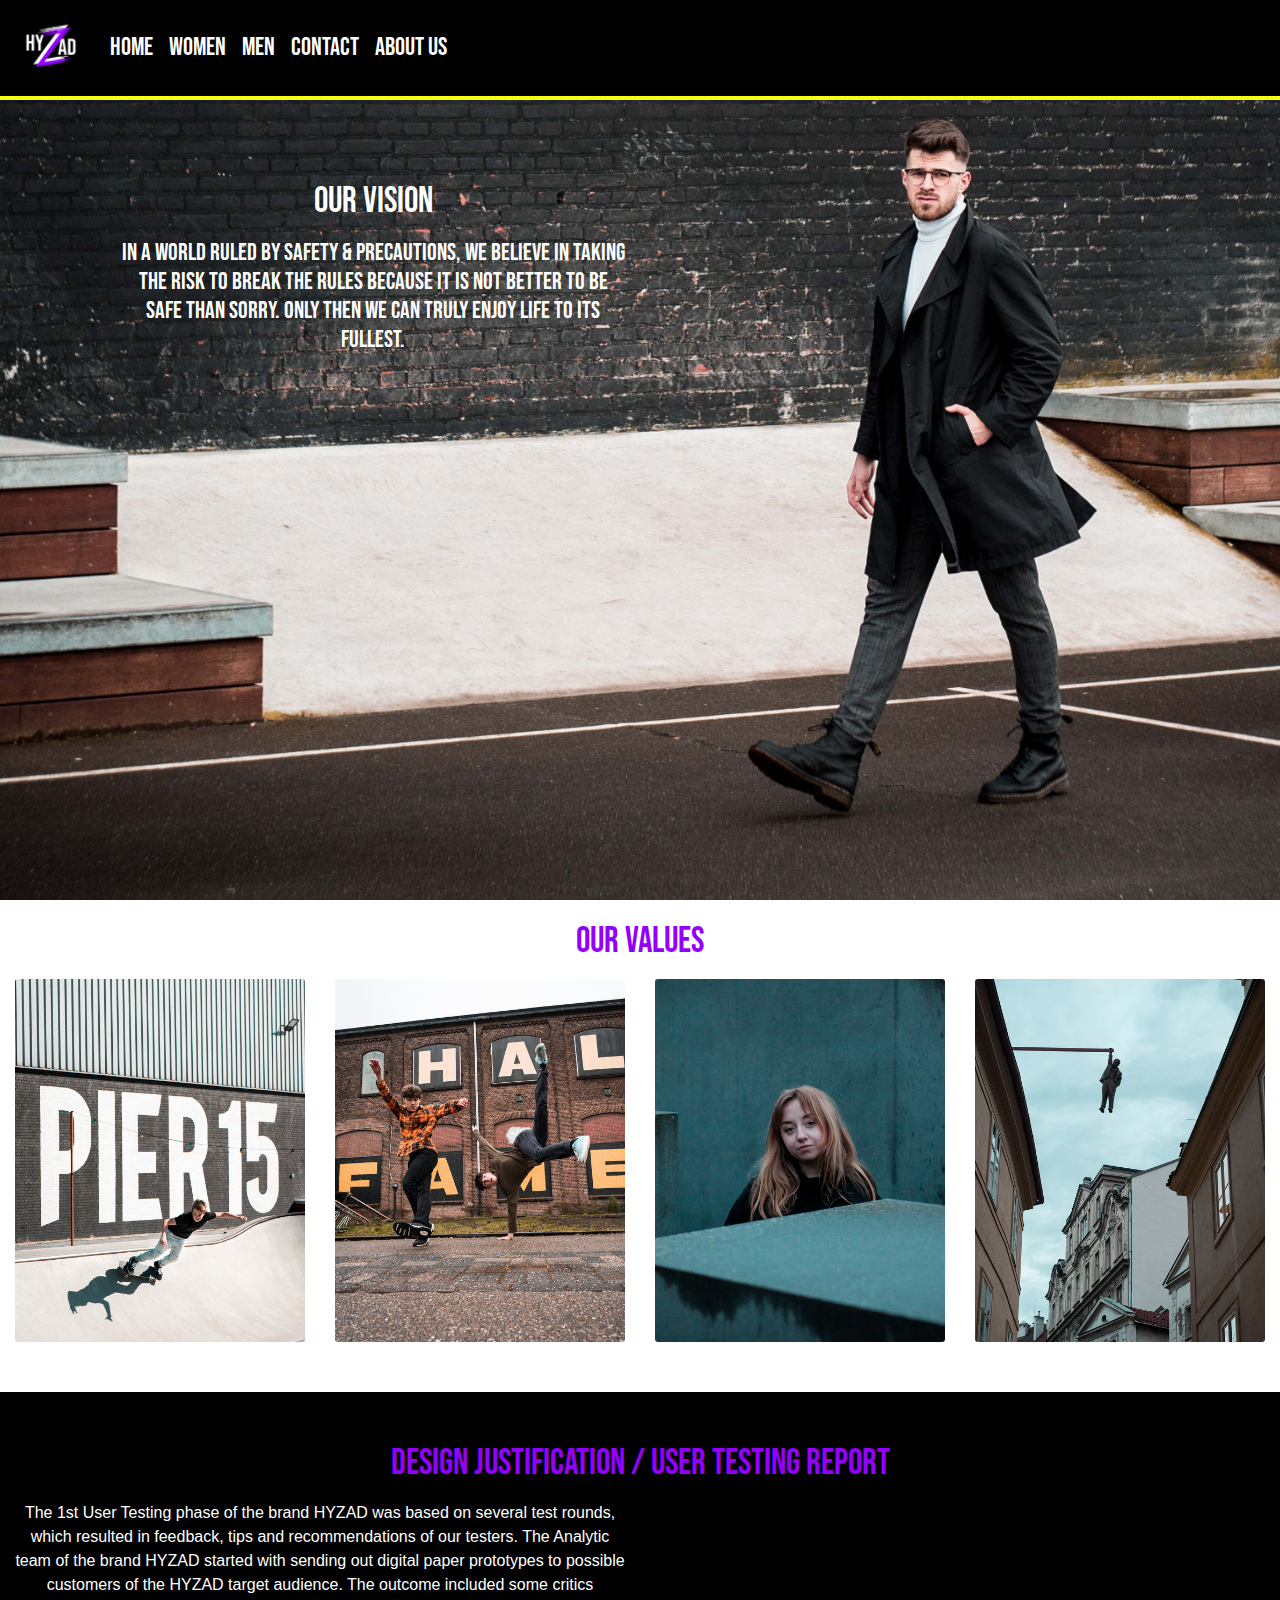
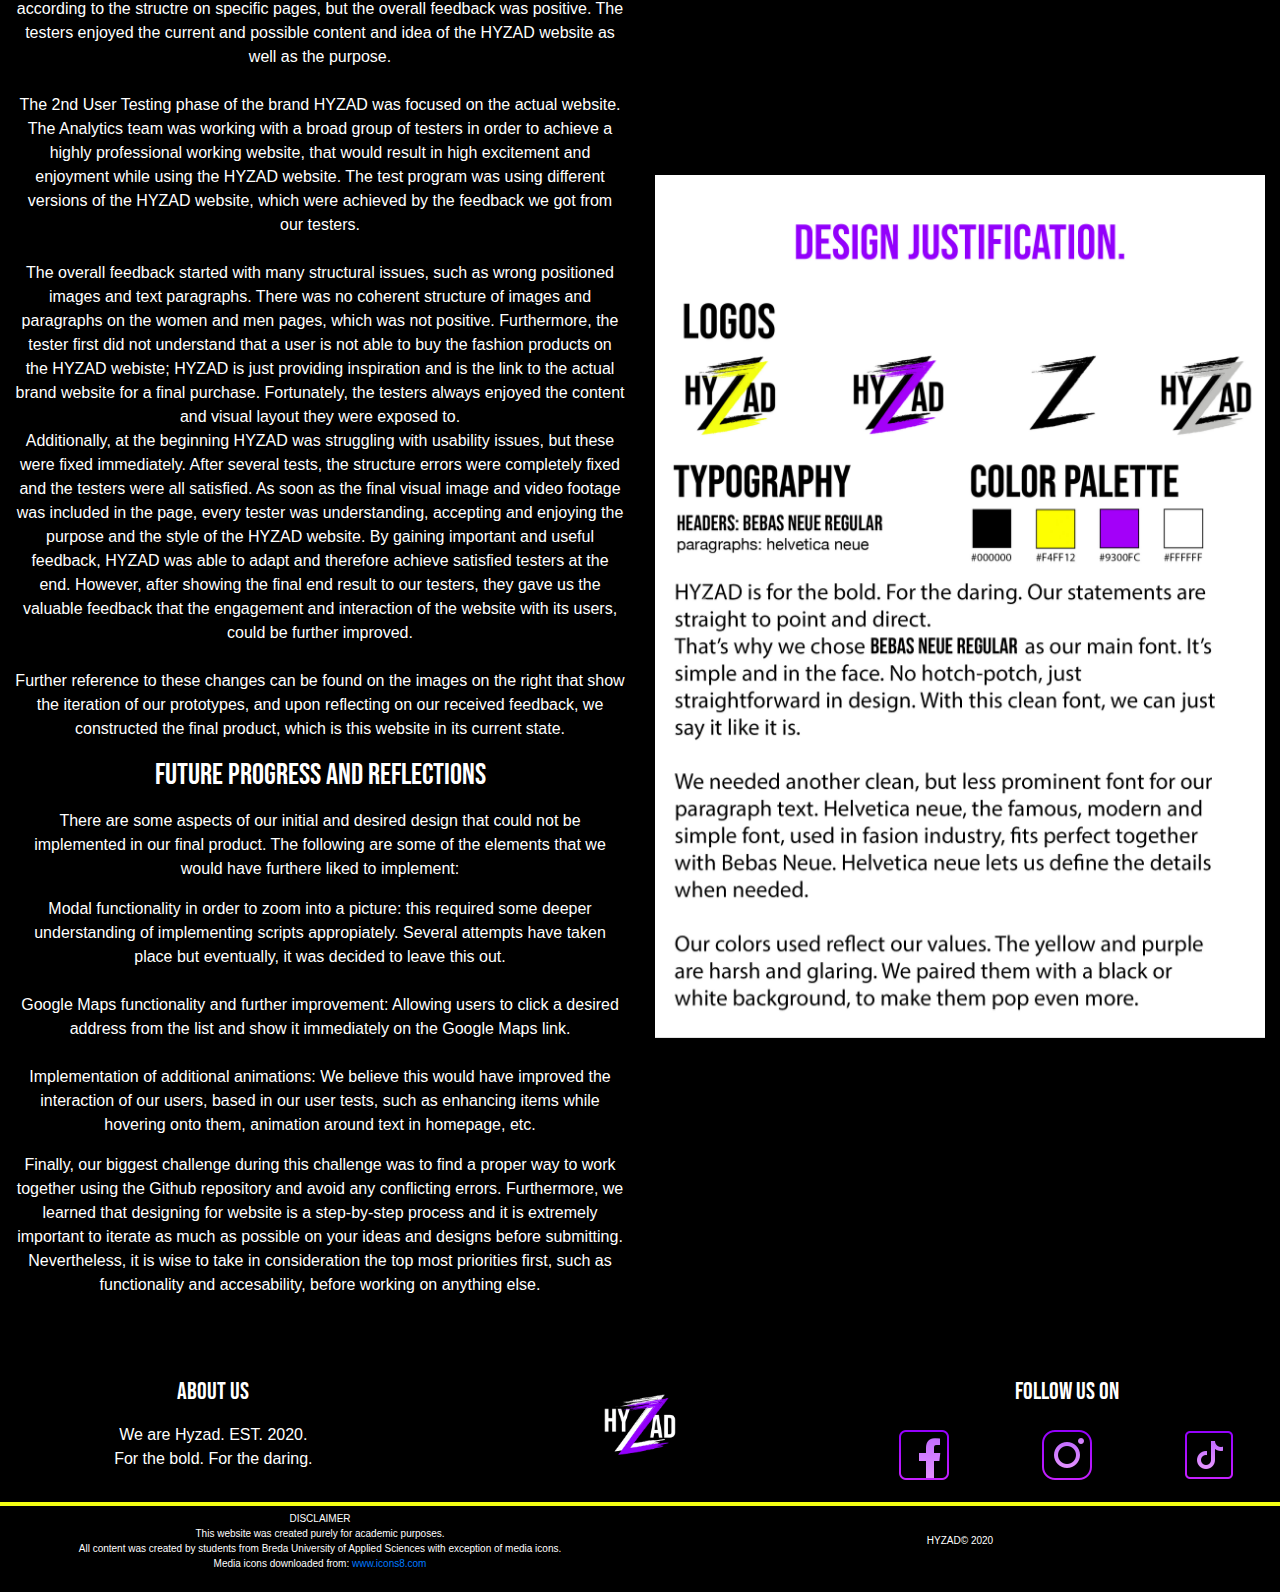
<file: pages/aboutus.html>
<!doctype html>
<html lang="en">

<head>
	    <!-- Required meta tags -->
    <meta charset="utf-8">
    <meta name="viewport" content="width=device-width, initial-scale=1, shrink-to-fit=no">

    <link rel="icon" type="image/png" href="../images/icon_nav_tab.png">

    <!-- Bootstrap CSS -->
    <link rel="stylesheet" href="../css/bootstrap.min.css">

	<!-- CSS Styles Link -->
    <link rel="stylesheet" type="text/css" href="../css/styles.css"> <!-- underneath the bootstrap always!! -->

    <!-- Google fonts Link -->
	<link href="https://fonts.googleapis.com/css?family=Bebas+Neue|Sen&display=swap" rel="stylesheet">


    <title>About Us Hyzad</title>
</head>


<body>
<!--------------- NAVIGATIONAL BAR ------------------------>
	
<header>
	<nav class="navbar navbar-expand-lg" style="color:white">
		<a class="navbar-brand" href="../index.html"><img src="../images/logo.png" width="70" height="70" alt="logo"></a>

	<button class="navbar-toggler custom-toggler" type="button" data-toggle="collapse" data-target="#navbarNavDropdown" aria-controls="navbarNavDropdown" aria-expanded="false" aria-label="Toggle navigation">
	<span class="navbar-toggler-icon"></span>
	</button>

	<div class="collapse navbar-collapse" id="navbarNavDropdown">
		<ul class="navbar-nav">
		<li class="nav-item active">
			<a class="nav-link" href="../index.html">Home<span class="sr-only">(current)</span></a>
		</li>

	<li class="nav-item">
		<a class="nav-link" href="../pages/women.html">Women</a>
	</li>
			
	<li class="nav-item">
		<a class="nav-link" href="../pages/men.html">Men</a>
	</li>

	<li class="nav-item">
		<a class="nav-link" href="../pages/contact.html">Contact</a>
	</li>

	<li class="nav-item">
		<a class="nav-link" href="../pages/aboutus.html">About Us</a>
	</li>

		</ul>
		</div>
	</nav>
</header>



	
<main>

	<!--VISION-->
		<div class="container-fluid" id="ourvision">
			
			<div class="row">
				
				<div class="col-0 col-sm-1"></div>
				<div class="col-12 col-sm-5" id="ourvision_txt">
					<h1 style="color: white"> Our vision</h1>

					<h3>In a world ruled by safety & precautions,
						we believe in taking the risk to break the rules
						because it is not better to be safe than sorry.
					Only then we can truly enjoy life to its fullest.</h3>
				</div> 
				<div class="col-6"></div>
			</div>
		</div>

	<!--VALUES-->

		<div class="container-fluid" id="values-row">

			<div class="row values_row">

				<div class="col-12">
					<h1>OUR VALUES</h1>
				</div>

				<div class="col-12 col-md-3 v-box">
					<div class="value-card">
					 <img src="..//images/recklessness2.jpg" class="card-img img-fluid" alt="recklessness">
					  <div class="overlay">
					    <h5 class="card-title text-left align-bottom">RECKLESSNESS</h5>
					  </div>
					 </div> <!-- close tag of value-card class -->
				</div>

				<div class="col-12 col-md-3 v-box">
					<div class="value-card">
					 <img src="..//images/freedom.jpg" class="card-img img-fluid" alt="freedom">
					  <div class="overlay">
					    <h5 class="card-title text-left align-bottom">FREEDOM</h5>
					  </div>
					 </div> <!-- close tag of value-card class -->
				</div>

				<div class="col-12 col-md-3 v-box">
					<div class="value-card">
					 <img src="..//images/rebellion3.jpg" class="card-img img-fluid" alt="rebellion">
					  <div class="overlay">
					    <h5 class="card-title text-left align-bottom">REBELLION</h5>
					  </div>
					 </div> <!-- close tag of value-card class -->
				</div>

				<div class="col-12 col-md-3 v-box">
					<div class="value-card">
					 <img src="..//images/audacity2.jpg" class="card-img img-fluid" alt="audacity">
					  <div class="overlay">
					    <h5 class="card-title text-left align-bottom">AUDACITY</h5>
					  </div>
					 </div> <!-- close tag of value-card class -->
				</div>
			</div>
		</div> <!-- closing tag to our values section -->

		<!--JUSTIFICATION-->

		<div class="container-fluid" id="justification-section">
			
			<div class="row">
				
				<div class="col-12">
					<h1> DESIGN JUSTIFICATION / USER TESTING REPORT </h1>
				</div>

				<div class="col-12 col-md-6" id="justification-box">

				<p> The 1st User Testing phase of the brand HYZAD was based on several test rounds, which resulted in feedback, tips and recommendations of our testers. 
	The Analytic team of the brand HYZAD started with sending out digital paper prototypes to possible customers of the HYZAD target audience. The outcome included some critics according to the structre on specific pages, but the overall feedback was positive. The testers enjoyed the current and possible content and idea of the HYZAD website as well as the purpose.<br><br>
	The 2nd User Testing phase of the brand HYZAD was focused on the actual website. The Analytics team was working with a broad group of testers in order to achieve a highly professional working website, that would result in high excitement and enjoyment while using the HYZAD website. The test program was using different versions of the HYZAD website, which were achieved by the feedback we got from our testers. <br><br>  
	The overall feedback started with many structural issues, such as wrong positioned images and text paragraphs. There was no coherent structure of images and paragraphs on the women and men pages, which was not positive. Furthermore, the tester first did not understand that a user is not able to buy the fashion products on the HYZAD webiste; HYZAD is just providing inspiration and is the link to the actual brand website for a final purchase. Fortunately, the testers always enjoyed the content and visual layout they were exposed to.<br>Additionally, at the beginning HYZAD was struggling with usability issues, but these were fixed immediately. After several tests, the structure errors were completely fixed and the testers were all satisfied. As soon as the final visual image and video footage was included in the page, every tester was understanding, accepting and enjoying the purpose and the style of the HYZAD website. By gaining important and useful feedback, HYZAD was able to adapt and therefore achieve satisfied testers at the end. However, after showing the final end result to our testers, they gave us the valuable feedback that the engagement and interaction of the website with its users, could be further improved.<br><br>Further reference to these changes can be found on the images on the right that show the iteration of our prototypes, and upon reflecting on our received feedback, we constructed the final product, which is this website in its current state. </p>

	<h2>Future Progress and Reflections</h2>

	<p>There are some aspects of our initial and desired design that could not be implemented in our final product. The following are some of the elements that we would have furthere liked to implement:</p>
	
		<p>Modal functionality in order to zoom into a picture: this required some deeper understanding of implementing scripts appropiately. Several attempts have taken place but eventually, it was decided to leave this out.<br><br>Google Maps functionality and further improvement: Allowing users to click a desired address from the list and show it immediately on the Google Maps link.<br><br>Implementation of additional animations: We believe this would have improved the interaction of our users, based in our user tests, such as enhancing items while hovering onto them, animation around text in homepage, etc.</p>

	<p> Finally, our biggest challenge during this challenge was to find a proper way to work together using the Github repository and avoid any conflicting errors. Furthermore, we learned that designing for website is a step-by-step process and it is extremely important to iterate as much as possible on your ideas and designs before submitting. Nevertheless, it is wise to take in consideration the top most priorities first, such as functionality and accesability, before working on anything else.</p>

	
					
				</div>

				<div class="col-12 col-md-6" id="justification-carousel">

					<div id="carouselExampleIndicators" class="carousel slide" data-ride="carousel">
						  <ol class="carousel-indicators">
						    <li data-target="#carouselExampleIndicators" data-slide-to="0" class="active"></li>
						    <li data-target="#carouselExampleIndicators" data-slide-to="1"></li>
						    <li data-target="#carouselExampleIndicators" data-slide-to="2"></li>
						  </ol>
						  <div class="carousel-inner">
						    <div class="carousel-item active">
						      <img src="../images/design justification.jpg" class="d-block w-100" alt="designjustification">
						      <div class="carousel-caption d-none d-md-block">
						      
						      </div>
						    </div>
						    <div class="carousel-item">
						      <img src="../images/flowchart.jpg" class="d-block w-100" alt="flowchart">
						      <div class="carousel-caption d-none d-md-block">
						      </div>
						    </div>
						    <div class="carousel-item">
						      	<img src="../images/wireframe_landingpage.jpg" class="d-block w-100" alt="landingpage">
						      	<div class="carousel-caption d-none d-md-block">
						      </div>
						    </div>
							  <div class="carousel-item">
						      	<img src="../images/wireframe_men_women.jpg" class="d-block w-100" alt="wireframe">
						      	<div class="carousel-caption d-none d-md-block">
						      </div>
						    </div>
						  </div>
						  <a class="carousel-control-prev" href="#carouselExampleIndicators" role="button" data-slide="prev">
						    <span class="carousel-control-prev-icon" aria-hidden="true"></span>
						    <span class="sr-only">Previous</span>
						  </a>
						  <a class="carousel-control-next" href="#carouselExampleIndicators" role="button" data-slide="next">
						    <span class="carousel-control-next-icon" aria-hidden="true"></span>
						    <span class="sr-only">Next</span>
						  </a>
					</div>
				</div> <!-- Carousel division/box closing tag -->
			</div> <!-- Design Justification row closing tag -->
		</div> <!-- entire justification section closing tag -->



</main>

<!--FOOTER-->

<footer>
	<section class="container-fluid main-footer">
		<div class="row upper-footer">
			<div class="col-6 col-md-4"><h3>About Us</h3>
				<p>We are Hyzad. EST. 2020.<br>For the bold. For the daring.</p>
			</div>
			<div class="col-6 col-md-4" id="logo-footer">
				<img src="../images/logo.png" alt="Hyzad Logo" class="footer-logo-img">
			</div>
			<div class="col-12 col-md-4"><h3>FOLLOW US ON</h3>
				<div class="row icon-area">
					<div class="col-4 icon-boxes">
						<a href="https://www.facebook.com/Hyzad-104455661183521/"><img src="../images/icon_facebook.png" alt="facebook"></a>
					</div>
					<div class="col-4 icon-boxes">
						<a href="https://www.instagram.com/hyzad_official/"><img src="../images/icon_instagram.png" alt="instagram"></a>
					</div>
					<div class="col-4 icon-boxes">
						<a href="https://vm.tiktok.com/7Jq7ed/"> <img src="../images/icon_tick_tock.png" alt="tiktok"></a>
					</div>
				</div>
			</div>
		</div>
		<div class="row lower-footer">
			<div class="col-12 col-md-6"> DISCLAIMER 
				<p>This website was created purely for academic purposes.<br>All content was created by students from Breda University of Applied Sciences with exception of media icons.<br>Media icons downloaded from: <a href="https://icons8.com/">www.icons8.com</a></p>
			</div>
			<div class="col-12 col-md-6 copyright-box">
				<p>HYZAD&copy 2020</p>
			</div>
		</div>
	</section>


</footer>

<!------------------------- CONTENT ENDS HERE ----------------------->
	
	<!-- Optional JavaScript -->
    <!-- jQuery first, (Popper.js is included in the Bootstrap js), then Bootstrap JS -->
    <script src="../js/jquery-3.4.1.slim.min.js"></script>
    
    <script src="../js/bootstrap.bundle.min.js"></script>
	</body>
	</html>
</file>
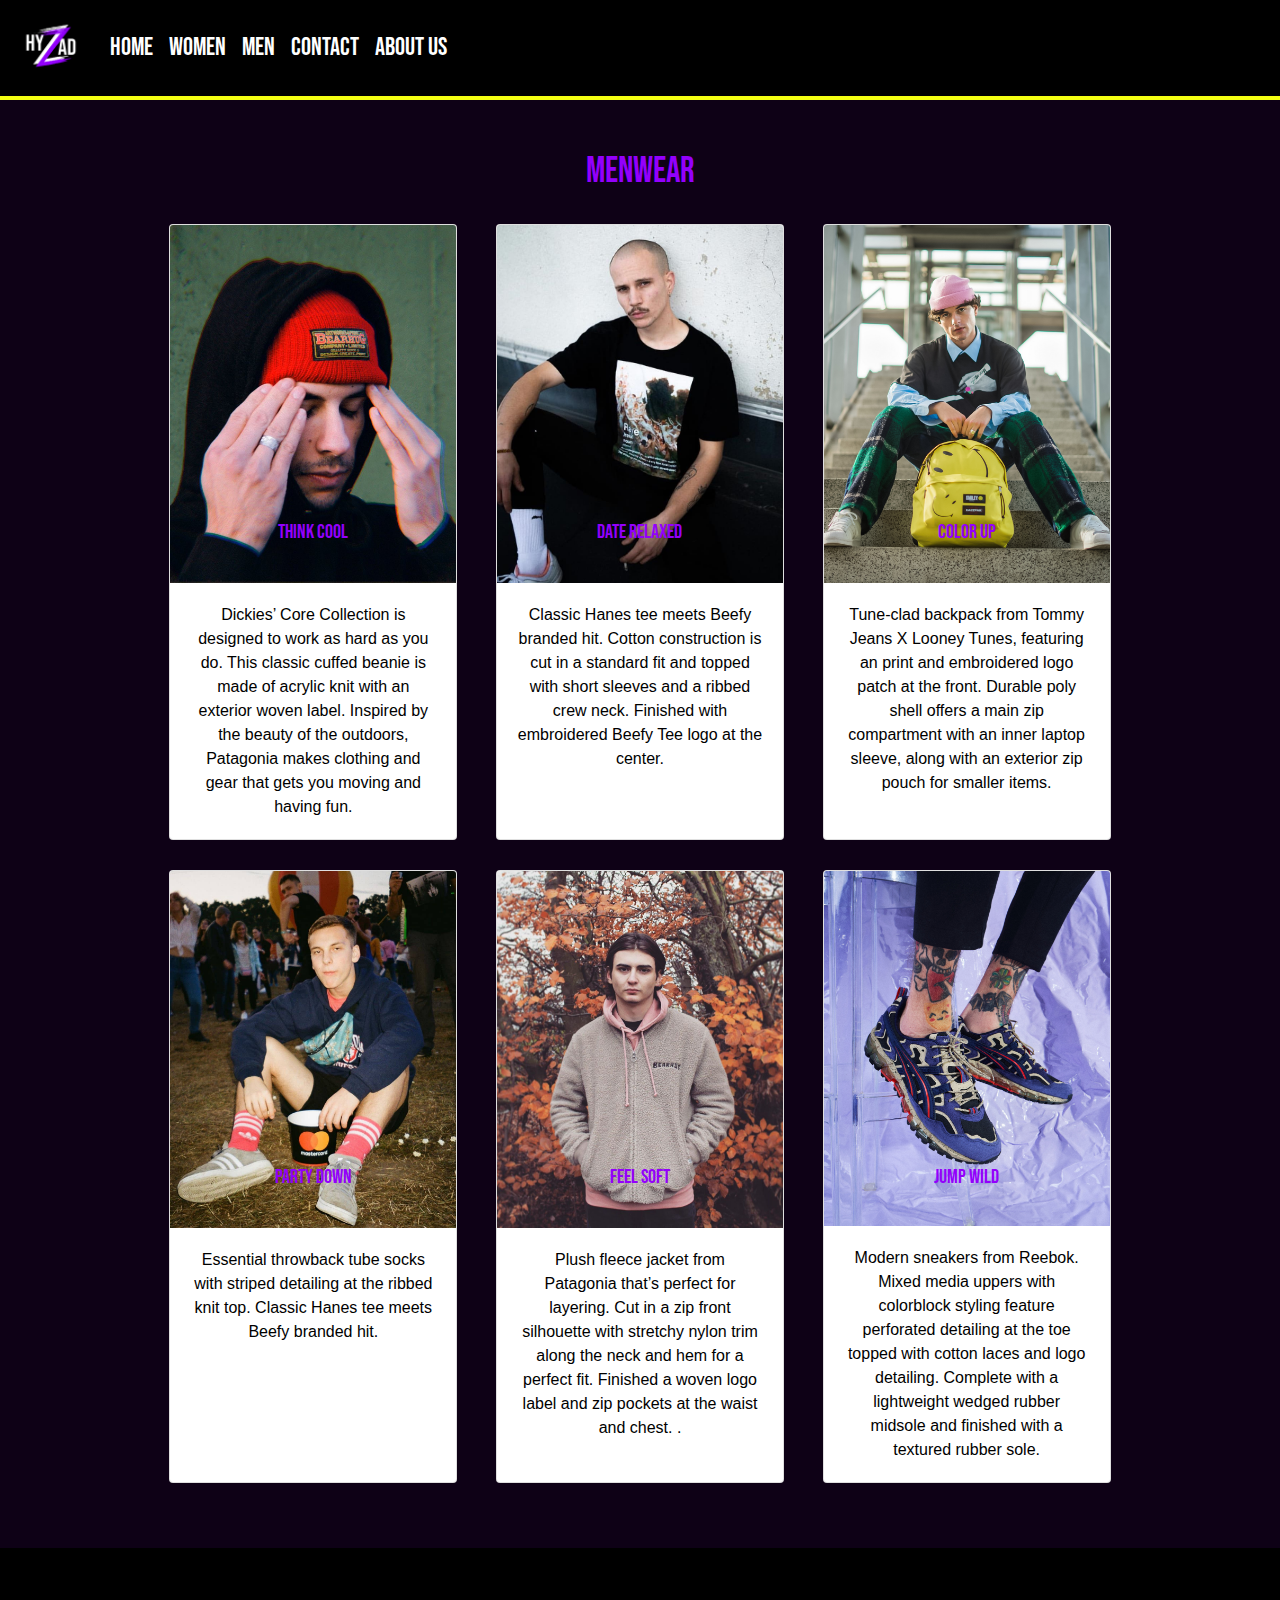
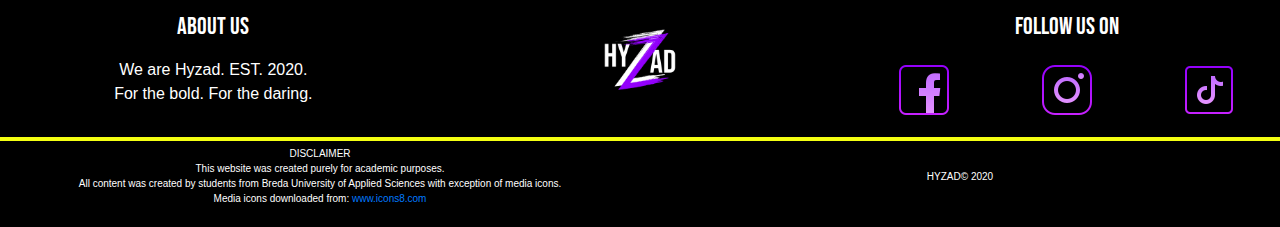
<file: pages/men.html>
<!doctype html>
<html lang="en">

<head>
	    <!-- Required meta tags -->
    <meta charset="utf-8">
    <meta name="viewport" content="width=device-width, initial-scale=1, shrink-to-fit=no">

    <link rel="icon" type="image/png" href="../images/icon_nav_tab.png">


    <!-- Bootstrap CSS -->
    <link rel="stylesheet" href="../css/bootstrap.min.css">

	<!-- CSS Styles Link -->
    <link rel="stylesheet" type="text/css" href="../css/styles.css"> <!-- underneath the bootstrap always!! -->

        <!-- Google fonts Link -->
	<link href="https://fonts.googleapis.com/css?family=Bebas+Neue|Sen&display=swap" rel="stylesheet">


    <title>Menwear Hyzad</title>
</head>



<!--------------- NAVIGATIONAL BAR ------------------------>
<body>
<header>
	<nav class="navbar navbar-expand-lg" style="color:white">
		<a class="navbar-brand" href="../index.html"><img src="../images/logo.png" width="70" height="70" alt="logo"></a>

	<button class="navbar-toggler custom-toggler" type="button" data-toggle="collapse" data-target="#navbarNavDropdown" aria-controls="navbarNavDropdown" aria-expanded="false" aria-label="Toggle navigation">
	<span class="navbar-toggler-icon"></span>
	</button>

	<div class="collapse navbar-collapse" id="navbarNavDropdown">
		<ul class="navbar-nav">
		<li class="nav-item active">
			<a class="nav-link" href="../index.html">Home<span class="sr-only">(current)</span></a>
		</li>

	<li class="nav-item">
		<a class="nav-link" href="../pages/women.html">Women</a>
	</li>
			
	<li class="nav-item">
		<a class="nav-link" href="../pages/men.html">Men</a>
	</li>

	<li class="nav-item">
		<a class="nav-link" href="../pages/contact.html">Contact</a>
	</li>

	<li class="nav-item">
		<a class="nav-link" href="../pages/aboutus.html">About Us</a>
	</li>

		</ul>
		</div>
	</nav>
</header>

	
<main id="gallery-men">

	<div class="container-fluid gallery">
		
		<div class="row gallery-title">
			<div class="col-12">
				<h1>MENWEAR</h1>
			</div>	
		</div>
			
<!--------------------- NEW ROW --------------------->
	<div class="row gallery-row"> <!-- This row can be used to further align the images. Do not delete it just yet -->
			<div class="row">	

<!----------------------------- START OF IMAGES ---------------------------->

			<div class="col-12 col-sm-12 col-md-12 col-lg-6 col-xl-4 gallery-items" align="center">
				<div class="card" style="width: 18rem;">
				  <img src="../images/men_1.jpg" class="card-img-top img-fluid" alt="men1">
					<div class="card-body">
					    <h5 class="card-title">Think cool</h5>
					    <p class="card-text">Dickies’ Core Collection is designed to work as hard as you do. This classic cuffed beanie is made of acrylic knit with an exterior woven label. Inspired by the beauty of the outdoors, Patagonia makes clothing and gear that gets you moving and having fun.</p>
				   </div>
				</div>
			</div>

			<div class="col-12 col-sm-12 col-md-12 col-lg-6 col-xl-4 gallery-items" align="center">
				<div class="card" style="width: 18rem;">
				  <img src="../images/men_2.jpg" class="card-img-top img-fluid" alt="men2">
				 	<div class="card-body">
					    <h5 class="card-title">Date relaxed</h5>
					    <p class="card-text">Classic Hanes tee meets Beefy branded hit. Cotton construction is cut in a standard fit and topped with short sleeves and a ribbed crew neck. Finished with embroidered Beefy Tee logo at the center.</p>
					</div>
				</div>
			</div>


			<div class="col-12 col-sm-12 col-md-12 col-lg-6 col-xl-4 gallery-items odd-item" align="center">
				<div class="card" style="width: 18rem;">
				  <img src="../images/men_3.jpg" class="card-img-top img-fluid" alt="men3">
				 	<div class="card-body">
					    <h5 class="card-title">Color up</h5>
					    <p class="card-text">Tune-clad backpack from Tommy Jeans X Looney Tunes, featuring an print and embroidered logo patch at the front. Durable poly shell offers a main zip compartment with an inner laptop sleeve, along with an exterior zip pouch for smaller items.</p>
					</div>
				</div>
			</div>


			<div class="col-12 col-sm-12 col-md-12 col-lg-6 col-xl-4 gallery-items odd-item" align="center">
				<div class="card" style="width: 18rem;">
				  <img src="../images/men_4.jpg" class="card-img-top img-fluid" alt="men4">
				 	<div class="card-body">
					    <h5 class="card-title">Party down</h5>
					    <p class="card-text">Essential throwback tube socks with striped detailing at the ribbed knit top. Classic Hanes tee meets Beefy branded hit.</p>
					</div>
				</div>
			</div>

			<div class="col-12 col-sm-12 col-md-12 col-lg-6 col-xl-4 gallery-items odd-item" align="center">
				<div class="card" style="width: 18rem;">
				  <img src="../images/men_5.jpg" class="card-img-top img-fluid" alt="men5">
				 	<div class="card-body">
					    <h5 class="card-title">Feel soft</h5>
					    <p class="card-text">Plush fleece jacket from Patagonia that’s perfect for layering. Cut in a zip front silhouette with stretchy nylon trim along the neck and hem for a perfect fit. Finished a woven logo label and zip pockets at the waist and chest. .</p>
					</div>
				</div>
			</div>

			<div class="col-12 col-sm-12 col-md-12 col-lg-6 col-xl-4 gallery-items odd-item" align="center">
				<div class="card" style="width: 18rem;">
				  <img src="../images/men_6.jpg" class="card-img-top img-fluid" alt="men6">
				 	<div class="card-body">
					    <h5 class="card-title">Jump wild</h5>
					    <p class="card-text">Modern sneakers from Reebok. Mixed media uppers with colorblock styling feature perforated detailing at the toe topped with cotton laces and logo detailing. Complete with a lightweight wedged rubber midsole and finished with a textured rubber sole.</p>
					</div>
				</div>
			</div>


			</div>
		

		
			<!-------------------------------- END OF ROW WITH IMAGES ----------------------------------->
		 </div><!-- closing tag for .gallery-row -->



	</div> <!----- CLOSING TAG FOR CONTAINER FLUID GALLERY ------------>
</main>




<!--footer-->

<footer>
	<section class="container-fluid main-footer">
		<div class="row upper-footer">
			<div class="col-6 col-md-4"><h3>About Us</h3>
				<p>We are Hyzad. EST. 2020.<br>For the bold. For the daring.</p>
			</div>
			<div class="col-6 col-md-4" id="logo-footer">
				<img src="../images/logo.png" alt="Hyzad Logo" class="footer-logo-img">
			</div>
			<div class="col-12 col-md-4"><h3>FOLLOW US ON</h3>
				<div class="row icon-area">
					<div class="col-4 icon-boxes">
						<a href="https://www.facebook.com/Hyzad-104455661183521/"><img src="../images/icon_facebook.png" alt="facebook"></a>
					</div>
					<div class="col-4 icon-boxes">
						<a href="https://www.instagram.com/hyzad_official/"><img src="../images/icon_instagram.png" alt="instagram"></a>
					</div>
					<div class="col-4 icon-boxes">
						<a href="https://vm.tiktok.com/7Jq7ed/"> <img src="../images/icon_tick_tock.png" alt="tiktok"></a>
					</div>
				</div>
			</div>
		</div>
		<div class="row lower-footer">
			<div class="col-12 col-md-6"> DISCLAIMER 
				<p>This website was created purely for academic purposes.<br>All content was created by students from Breda University of Applied Sciences with exception of media icons.<br>Media icons downloaded from: <a href="https://icons8.com/">www.icons8.com</a></p>
			</div>
			<div class="col-12 col-md-6 copyright-box">
				<p>HYZAD&copy 2020</p>
			</div>
		</div>
	</section>
	
</footer>

<!------------------------- CONTENT ENDS HERE ----------------------->
	
	<!-- Optional JavaScript -->
    <!-- jQuery first, (Popper.js is included in the Bootstrap js), then Bootstrap JS -->
    <script src="../js/jquery-3.4.1.slim.min.js"></script>
    
    <script src="../js/bootstrap.bundle.min.js"></script>
	
	</body>
	</html>
</file>
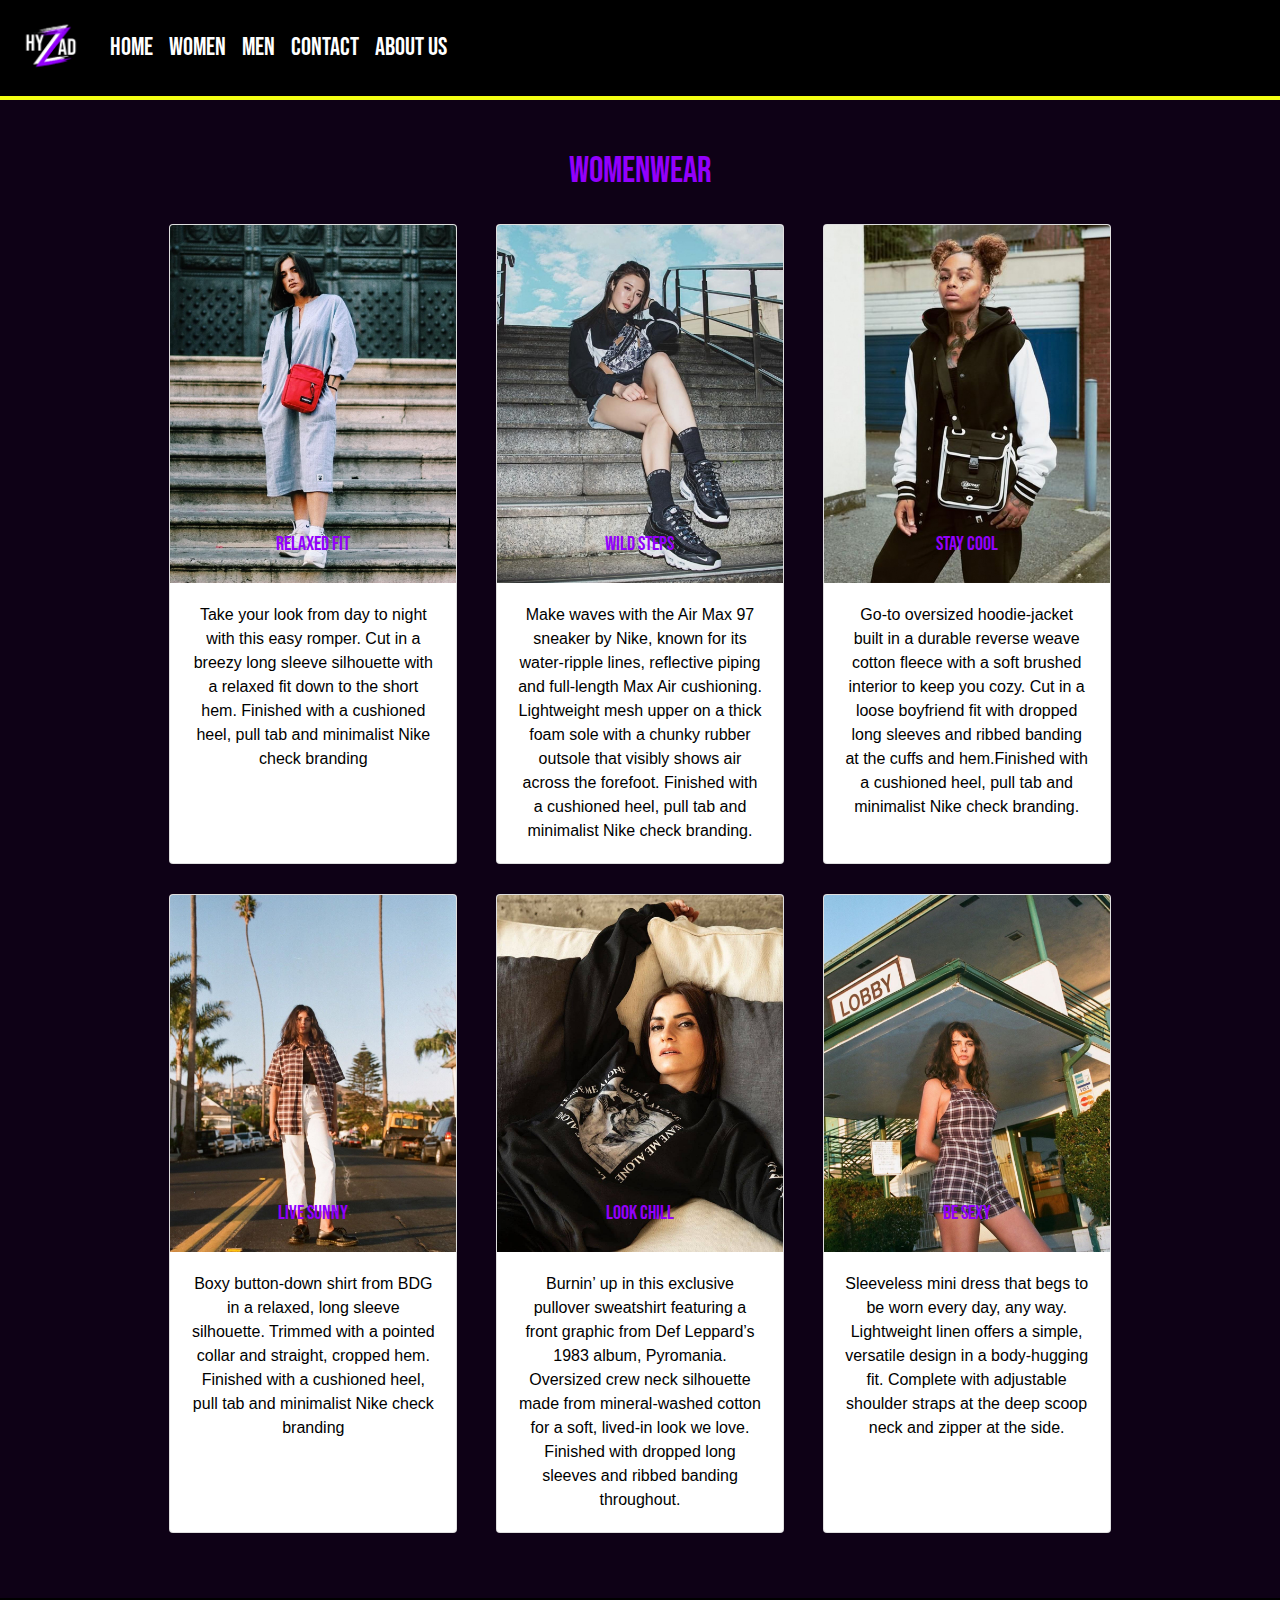
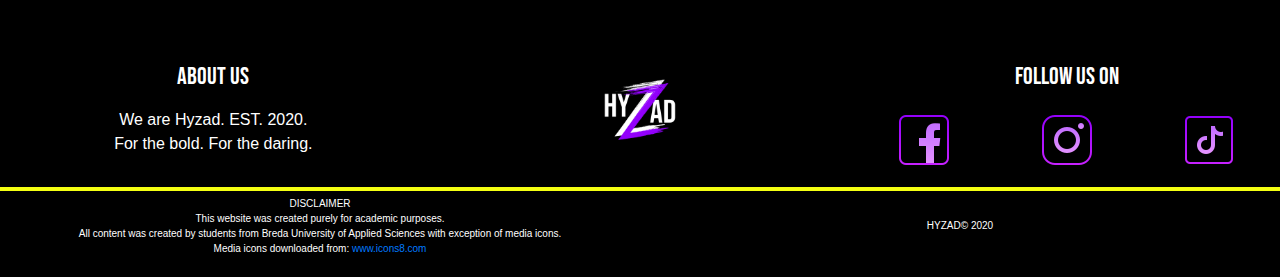
<file: pages/women.html>
<!doctype html>
<html lang="en">

<head>
	    <!-- Required meta tags -->
    <meta charset="utf-8">
    <meta name="viewport" content="width=device-width, initial-scale=1, shrink-to-fit=no">

	<link rel="icon" type="image/png" href="../images/icon_nav_tab.png">

    <!-- Bootstrap CSS -->
    <link rel="stylesheet" href="../css/bootstrap.min.css">

	<!-- CSS Styles Link -->
    <link rel="stylesheet" type="text/css" href="../css/styles.css"> <!-- underneath the bootstrap always!! -->

        <!-- Google fonts Link -->
	<link href="https://fonts.googleapis.com/css?family=Bebas+Neue|Sen&display=swap" rel="stylesheet">


    <title>Womanwear Hyzad</title>
</head>


<body>
<!--------------- NAVIGATIONAL BAR ------------------------>
<header>
	<nav class="navbar navbar-expand-lg" style="color:white">
		<a class="navbar-brand" href="../index.html"><img src="../images/logo.png" width="70" height="70" alt="logo"></a>

	<button class="navbar-toggler custom-toggler" type="button" data-toggle="collapse" data-target="#navbarNavDropdown" aria-controls="navbarNavDropdown" aria-expanded="false" aria-label="Toggle navigation">
	<span class="navbar-toggler-icon"></span>
	</button>

	<div class="collapse navbar-collapse" id="navbarNavDropdown">
		<ul class="navbar-nav">
		<li class="nav-item active">
			<a class="nav-link" href="../index.html">Home<span class="sr-only">(current)</span></a>
		</li>

	<li class="nav-item">
		<a class="nav-link" href="../pages/women.html">Women</a>
	</li>
			
	<li class="nav-item">
		<a class="nav-link" href="../pages/men.html">Men</a>
	</li>

	<li class="nav-item">
		<a class="nav-link" href="../pages/contact.html">Contact</a>
	</li>

	<li class="nav-item">
		<a class="nav-link" href="../pages/aboutus.html">About Us</a>
	</li>

		</ul>
		</div>
	</nav>
</header>

<body>
	
<main id="gallery-women">

	<div class="container-fluid gallery">
		
		<div class="row gallery-title">
			<div class="col-12">
				<h1>WOMENWEAR</h1>
			</div>	
		</div>
			
<!--------------------- NEW ROW --------------------->
		<div class="row gallery-row">
			
				
				<div class="row"> 

	<!----------------------------- START OF AN IMAGE ---------------------------->

						<div class="col-12 col-sm-12 col-md-12 col-lg-6 col-xl-4 gallery-items" align="center">
							<div class="card" style="width: 18rem;">
							  <img src="../images/woman_1.jpg" class="card-img-top img-fluid" alt="women1">
								<div class="card-body">
								    <h5 class="card-title">Relaxed fit</h5>
								    <p class="card-text">Take your look from day to night with this easy romper. Cut in a breezy long sleeve silhouette with a relaxed fit down to the short hem. Finished with a cushioned heel, pull tab and minimalist Nike check branding</p>
						   		</div>
						   	</div>
						</div>

							<!----------------------------- START OF AN IMAGE ---------------------------->

						<div class="col-12 col-sm-12 col-md-12 col-lg-6 col-xl-4 gallery-items" align="center">
							<div class="card" style="width: 18rem;">
							  <img src="../images/woman_2.jpg" class="card-img-top img-fluid" alt="women2">
								<div class="card-body">
								    <h5 class="card-title">Wild steps</h5>
								    <p class="card-text">Make waves with the Air Max 97 sneaker by Nike, known for its water-ripple lines, reflective piping and full-length Max Air cushioning. Lightweight mesh upper on a thick foam sole with a chunky rubber outsole that visibly shows air across the forefoot. Finished with a cushioned heel, pull tab and minimalist Nike check branding.</p>
						   		</div>
						   	</div>
						</div>

							<!----------------------------- START OF AN IMAGE ---------------------------->

						<div class="col-12 col-sm-12 col-md-12 col-lg-6 col-xl-4 gallery-items" align="center">
							<div class="card" style="width: 18rem;">
							  <img src="../images/woman_3.jpg" class="card-img-top img-fluid" alt="women3">
								<div class="card-body">
								    <h5 class="card-title">Stay cool</h5>
								    <p class="card-text">Go-to oversized hoodie-jacket built in a durable reverse weave cotton fleece with a soft brushed interior to keep you cozy. Cut in a loose boyfriend fit with dropped long sleeves and ribbed banding at the cuffs and hem.Finished with a cushioned heel, pull tab and minimalist Nike check branding.</p>
						   		</div>
						   	</div>
						</div>

							<!----------------------------- START OF AN IMAGE ---------------------------->

						<div class="col-12 col-sm-12 col-md-12 col-lg-6 col-xl-4 gallery-items" align="center">
							<div class="card" style="width: 18rem;">
							  <img src="../images/woman_4.jpg" class="card-img-top img-fluid" alt="women4">
								<div class="card-body">
								    <h5 class="card-title">Live sunny</h5>
								    <p class="card-text">Boxy button-down shirt from BDG in a relaxed, long sleeve silhouette. Trimmed with a pointed collar and straight, cropped hem. Finished with a cushioned heel, pull tab and minimalist Nike check branding</p>
						   		</div>
						   	</div>
						</div>

							<!----------------------------- START OF AN IMAGE ---------------------------->

						<div class="col-12 col-sm-12 col-md-12 col-lg-6 col-xl-4 gallery-items" align="center">
							<div class="card" style="width: 18rem;">
							  <img src="../images/woman_5.jpg" class="card-img-top img-fluid" alt="women5">
								<div class="card-body">
								    <h5 class="card-title">Look chill</h5>
								    <p class="card-text">Burnin’ up in this exclusive pullover sweatshirt featuring a front graphic from Def Leppard’s 1983 album, Pyromania. Oversized crew neck silhouette made from mineral-washed cotton for a soft, lived-in look we love. Finished with dropped long sleeves and ribbed banding throughout.</p>
						   		</div>
						   	</div>
						</div>

							<!----------------------------- START OF AN IMAGE ---------------------------->

						<div class="col-12 col-sm-12 col-md-12 col-lg-6 col-xl-4 gallery-items" align="center">
							<div class="card" style="width: 18rem;">
							  <img src="../images/woman_6.jpg" class="card-img-top img-fluid" alt="women6">
								<div class="card-body">
								    <h5 class="card-title">Be sexy</h5>
								    <p class="card-text">Sleeveless mini dress that begs to be worn every day, any way. Lightweight linen offers a simple, versatile design in a body-hugging fit. Complete with adjustable shoulder straps at the deep scoop neck and zipper at the side.</p>
						   		</div>
						   	</div>
						</div>

			

			</div> <!-- CLOSING TAG OF COLUMN CONTAINING ALL THE GALLERY -->

			
				

			<!-------------------------------- END OF ROW WITH IMAGES ----------------------------------->
	</div> <!-- closing tag for .gallery-row -->

	</div> <!----- CLOSING TAG FOR CONTAINER FLUID GALLERY ------------>
</main>





</body>

<!--footer--> 
	
<footer>
	<section class="container-fluid main-footer">
		<div class="row upper-footer">
			<div class="col-6 col-md-4"><h3>About Us</h3>
				<p>We are Hyzad. EST. 2020.<br>For the bold. For the daring.</p>
			</div>
			<div class="col-6 col-md-4" id="logo-footer">
				<img src="../images/logo.png" alt="Hyzad Logo" class="footer-logo-img">
			</div>
			<div class="col-12 col-md-4"><h3>FOLLOW US ON</h3>
				<div class="row icon-area">
					<div class="col-4 icon-boxes">
						<a href="https://www.facebook.com/Hyzad-104455661183521/"><img src="../images/icon_facebook.png" alt="facebook"></a>
					</div>
					<div class="col-4 icon-boxes">
						<a href="https://www.instagram.com/hyzad_official/"><img src="../images/icon_instagram.png" alt="instagram"></a>
					</div>
					<div class="col-4 icon-boxes">
						<a href="https://vm.tiktok.com/7Jq7ed/"> <img src="../images/icon_tick_tock.png" alt="tiktok"></a>
					</div>
				</div>
			</div>
		</div>
		<div class="row lower-footer">
			<div class="col-12 col-md-6"> DISCLAIMER 
				<p>This website was created purely for academic purposes.<br>All content was created by students from Breda University of Applied Sciences with exception of media icons.<br>Media icons downloaded from: <a href="https://icons8.com/">www.icons8.com</a></p>
			</div>
			<div class="col-12 col-md-6 copyright-box">
				<p>HYZAD&copy 2020</p>
			</div>
		</div>
	</section>
	
</footer>

<!------------------------- CONTENT ENDS HERE ----------------------->
	
	<!-- Optional JavaScript -->
    <!-- jQuery first, (Popper.js is included in the Bootstrap js), then Bootstrap JS -->
    <script src="../js/jquery-3.4.1.slim.min.js"></script>
    
    <script src="../js/bootstrap.bundle.min.js"></script>
	</body>
	</html>
</file>
<file: css/styles.css>
/*headers by Daria*/
h1,
h2,
h3,
h4,
h5,
h6 {
	font-family: 'Bebas Neue', cursive;
	font-weight: 500;
	line-height: 1.2;
	margin: 0 0 16px;
}

h1 {
	font-size: 36px;
	color:#9300FC;
	text-align: center;
}

h2 {
	font-size: 30px;
}

h3 {
	font-size: 24px;
}

h4 {
	font-size: 20px;
}

h5 {
	font-size: 18px;
}

h6 {
	font-size: 16px;
}
* {
	margin: 0;
	padding: 0;
}

header {
	padding: 0 0;
	border-bottom: solid 4px #F4FF12;
}
/*HEADER*/
.navbar {
background-color: black;
font-family: 'Bebas Neue', cursive;
font-size:25px;

}
/* list items in navbar need to have li a properties to change color, dont delete!*/
.navbar li a{
	color:white;}
.navbar li a:hover {
	color:#F4FF12;}


/*custom toggler*/
 
.custom-toggler.navbar-toggler { 
            border-color: rgb(147, 0, 252); 
            border-width: 2px;
        } 

        /* Setting the stroke to yellow using rgb values (244, 255, 18) */ 
          
.custom-toggler .navbar-toggler-icon { 
            background-image: url( 
"data:image/svg+xml;charset=utf8,%3Csvg viewBox='0 0 32 32' xmlns='http://www.w3.org/2000/svg'%3E%3Cpath stroke='rgba(244, 255, 18, 0.8)' stroke-width='3' stroke-linecap='round' stroke-miterlimit='10' d='M4 8h24M4 16h24M4 24h24'/%3E%3C/svg%3E"); 
        } 



/* HOMEPAGE */

main { /* USED FOR ALL MAIN SECTIONS */
	max-height: auto;
	color: white;
	border-bottom: solid 50px #000000;
	padding-bottom: 0px;

}

/*margins are set separetely for each id*/
#main-top {
margin-top:0px;
padding-top: 0px;
margin-bottom: 50px;

}

#main-middle{

	margin-top:50px;
	padding-bottom: 50px;
	border-bottom: solid 4px #F4FF12;
	align-content:center;
	align-self: center;

}


video {border-bottom: solid 4px #F4FF12;
margin-bottom:0px;
margin-top:0px;}

/* LOOK OF THE DAY SECTION.*/


#lookofday-txt {
	text-align: center;
	align-self: center;
	padding-right: 50px;
	
}
#main-middle .img-fluid{
overflow:hidden;
}


#contact-hm .row { /* background of the contact section. */
	height: auto;
	color: white;
	background-color: black;
	border-top: solid 50px #000000;

}
/*button*/
.btn-contact{text-align:center;}
.btn{
	background-color: #F4FF12;
	border:none;
	color:black;
	font-family: 'Bebas Neue', cursive;
	font-weight: 500;
	line-height: 1.2;
	margin: 0 0 16px;
	font-size:25px;
}
.btn:active{
	background-color: #F4FF12;
	border:none;
	color:black;
}
.btn:hover{
	color:white;
	background-color:#9300FC;
	border:none;
}
.btn:focus{
	background-color:#F4FF12;
	color:black;
	border:none;
}

/* MAIN FOOTER */
footer{
	background-color: black;
}
.main-footer {
	text-align: center;
	color: white;
}

#logo-footer .footer-logo-img {
	height: 100px;
	width: 100px;
}

/* this row contains about info, logo and contact icons */

footer .upper-footer {
	border-top: solid 4px #F4FF12
	font-size: 15px;
	border-top: solid px #000000;
	padding-bottom: 15px;
	padding-top:15px;
}

/*this row contains disclaimer and copyright items */

footer .lower-footer {
	
	text-align: justify-center;
	font-size: 10px;
	padding-bottom: 5px;
	padding-top: 5px;
	border-top: solid 4px #F4FF12;
	
}

.lower-footer .copyright-box {
	align-self: center;	
}

/* WOMANWEAR BACKGROUND */

#gallery-women {
	background-image: 
	background-size: contain;
	background-repeat: no-repeat;
	background-position: right;
	background-attachment: fixed;
	background-color: #0E0116;
	padding-bottom: 50px;
	padding-top:50px;
}
/* MEANWEAR BACKGROUND */

#gallery-men {
	background-image: 
	background-size: contain;
	background-repeat: no-repeat;
	background-position: left;
	background-attachment: fixed;
	background-color: #0E0116;
	padding-bottom: 50px;
	padding-top:50px;

}

/* ROW CONTAINING THE GALLERY PICTURES IN WOMEN AND MENWEAR - USED NOW FOR TEXT COLOR AND ALIGN */

.gallery-row {
	color: black;
	text-align: center;
	margin-left: 150px;
	margin-right: 150px;
	
}

/*THE GALLERY PICTURES THEMSELVES AT WOMEN AND MENWEAR. Valentijn added .img fluid selector*/

.gallery-items {
	padding: 15px;
	display: flex;
	flex-wrap: wrap;
	justify-content: center;

}

.general-content {
	color: black;
	text-align: center;
	align-content: center;
	
}

.img-fluid {
max-width: 100%; 
height: auto; 
} 

/* GOOGLE MAPS EMBED */

.map-responsive{
    overflow:hidden;
    padding-bottom:56.25%;
    position:relative;
    height: 0;
}
.map-responsive iframe{
    left:0;
    top:0;
    height:100%;
    width:100%;
    position: absolute;
}

/*CONTACT PAGE SECTION*/

#contact-top {
	background-color: black;
	border-bottom: solid 50px #000000;
	border-top: solid 50px #000000;
}
#contact-bottom{
	margin-bottom:50px;
	margin-top:50px;
	align-items: center;
	padding-bottom: 30px;
}

#contact-bottom {
	padding-top: 20px;
	align-items: center;
	padding-bottom: 20px;
}

.contact-titles {
	background-color: black;
	color: white;
}

#icons-big-box {
	align-content: left;
}

#icons-big-box h1 {
	text-align: center;
	align-items: center;
	align-self: center;
	align-content: center;
}


/*ABOUT US PAGE SECTION*/


#ourvision .row {
	background-image: url(../images/david_blackwall.jpg);
	background-size: cover;
	background-position: center;
	background-attachment: fixed;
	height: 800px;
	padding-top: 80px;
}

#ourvision_txt h3 {

	text-align: center;
}

#values-row{
	margin-bottom:50px;
	margin-top:20px;
}

#justification-section{
	
	border-top: solid 50px #000000;
}

.values_row .v-box {
	text-align: center;
}

.card-img {
	max-height: 500px;
	width: auto;

}

#justification-section .row {
 /* changed height to auto otherwise carousel has fitting issues */
	background-color: black;
	height: auto;
	align-content: center;
	text-align: center;
	justify-content: center;

}

#justification-carousel {
	align-self: center;
}

/* THIS SECTION IS our values text overflow*/

.value-card {
  position: relative;
  align-content: center;
  width: 100%;
}

.overlay {
  position: absolute;
  bottom: 100%;
  left: 0;
  right: 0;
  background-color: #F4FF12;
  overflow: hidden;
  width: 100%;
  height:0;
  transition: .5s ease;
}

.value-card:hover .overlay {
  bottom: 0;
  height: 100%;
}

.card-title {
  color: #9300FC;
  font-size: 20px;
  position: absolute;
  top: 50%;
  left: 50%;
  -webkit-transform: translate(-50%, -50%);
  -ms-transform: translate(-50%, -50%);
  transform: translate(-50%, -50%);
  text-align: center;
}

/*THE CODE ABOVE IS the text overlay*/
</file>
